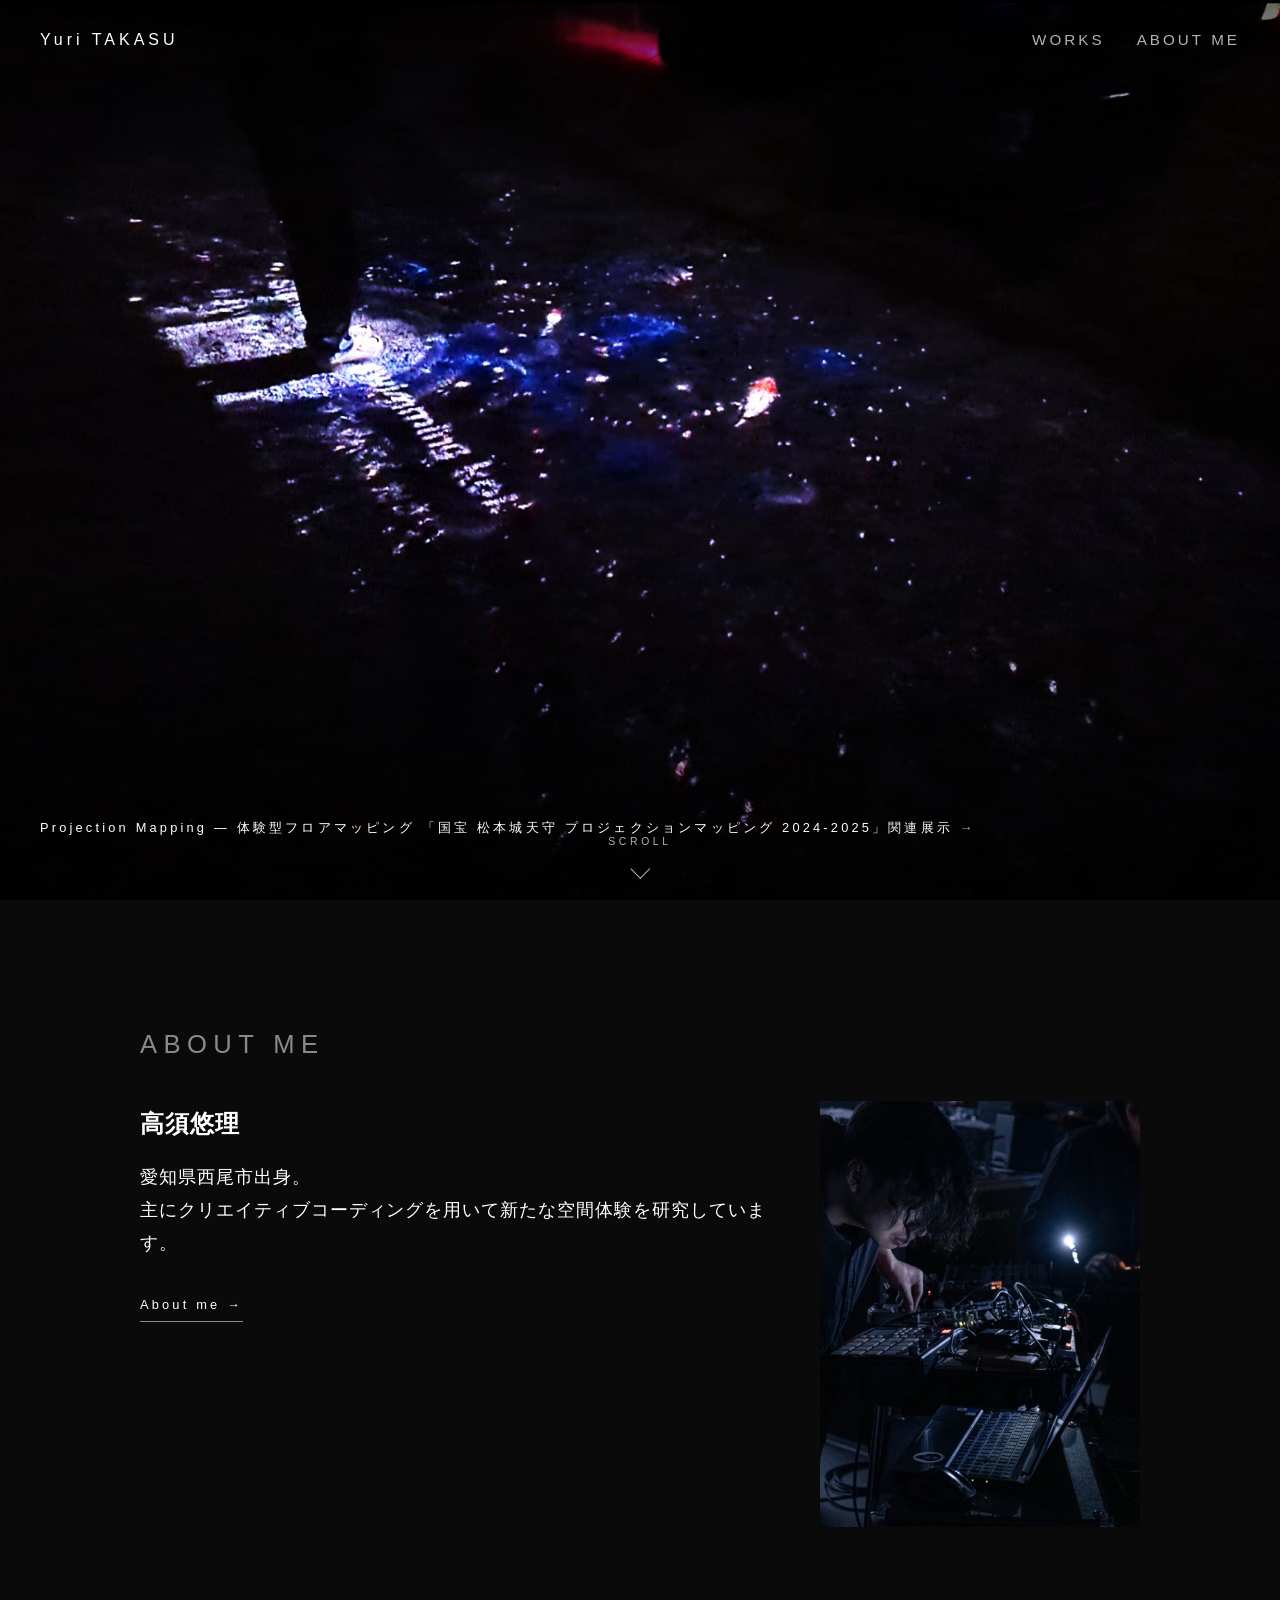
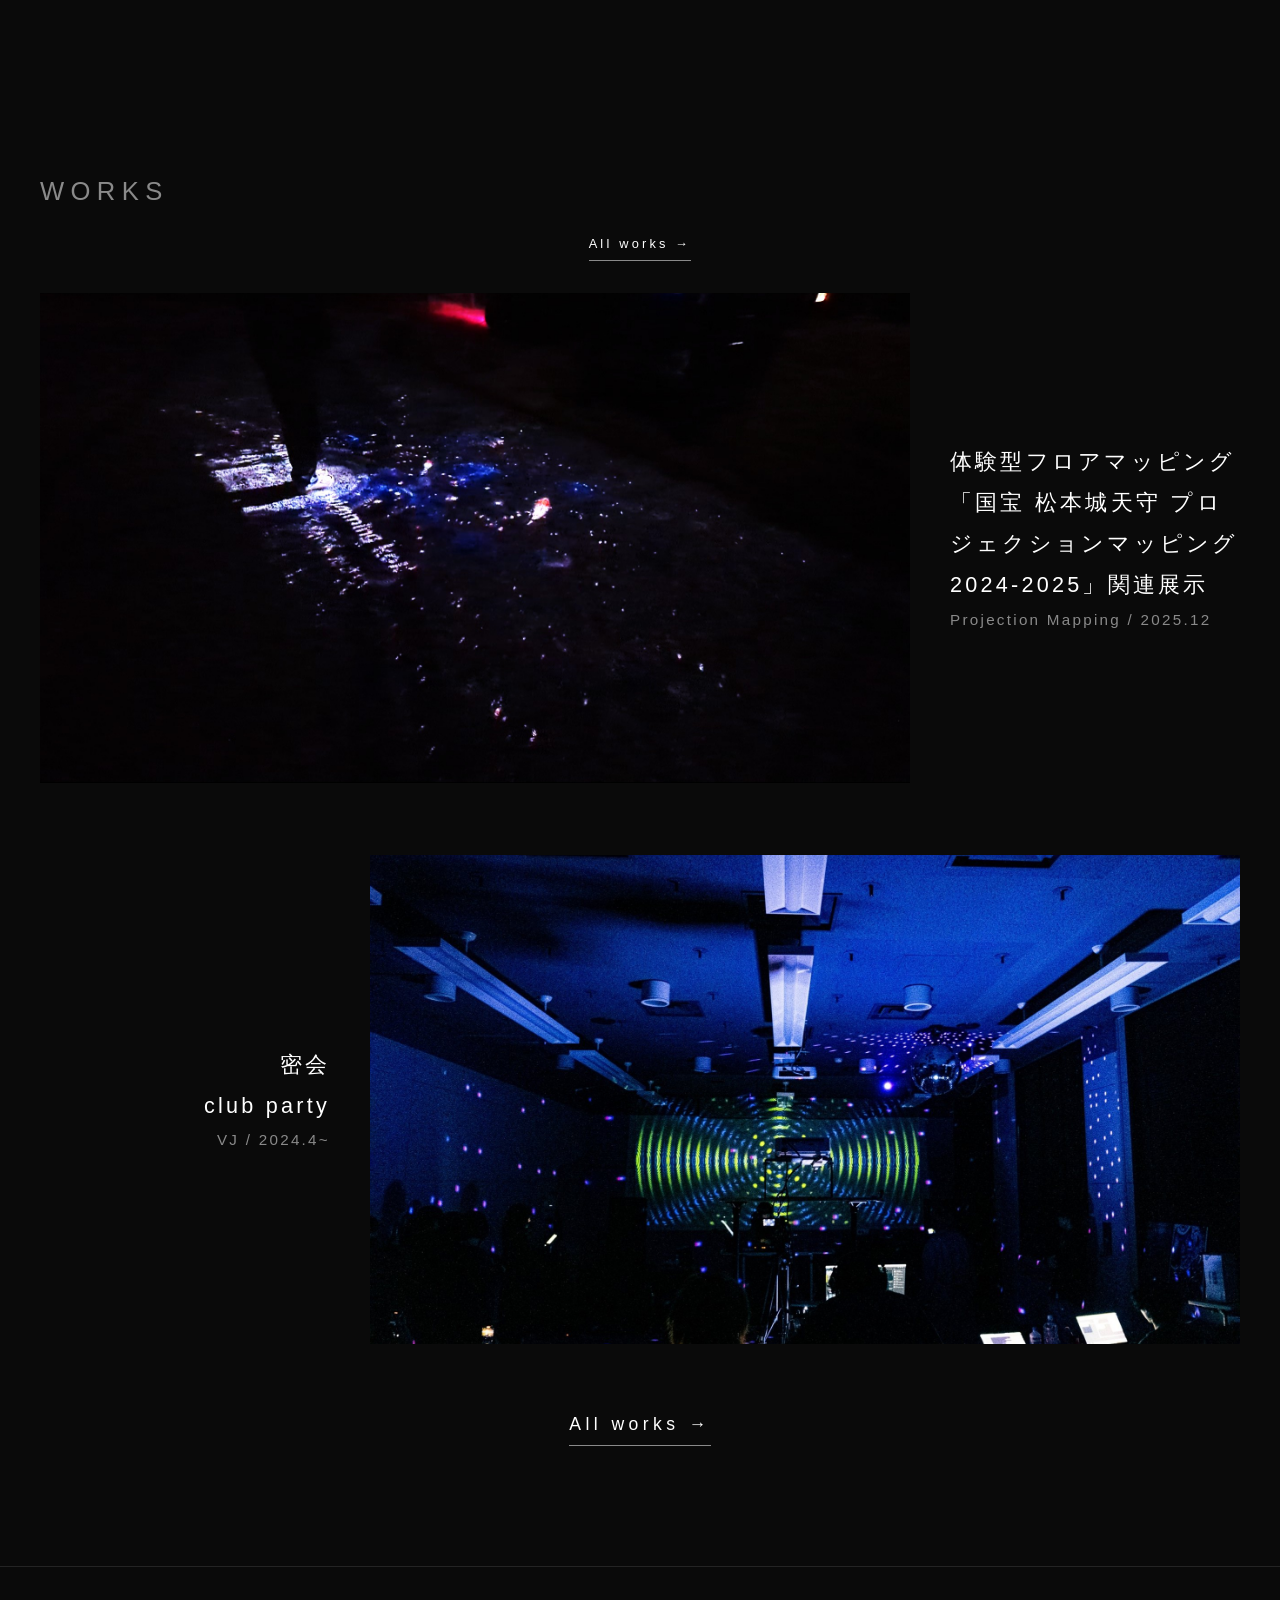
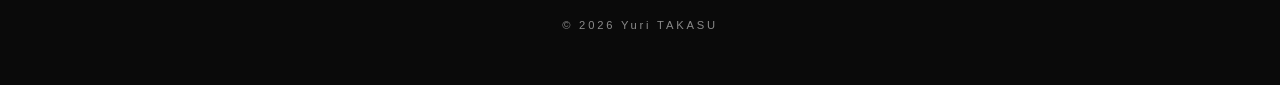
<file: index.html>
<!DOCTYPE html>
<html lang="ja">
<head>
  <meta charset="UTF-8">
  <meta name="viewport" content="width=device-width, initial-scale=1">
  <!-- ▼ ページタイトル（ブラウザのタブに表示） -->
  <title>YOUR NAME | VJ / Projection Mapping / Art</title>  <!-- 中身は site.js の name / tagline で置き換わります -->
  <link rel="stylesheet" href="style.css">
</head>
<body>

  <!-- ===== ヘッダー =====
       名前とメニュー。名前は site.js の name で一括変更できます（ここは触らなくてOK） -->
  <header class="site-header">
    <a href="index.html" class="site-name" data-site="name">YOUR NAME</a>
    <nav class="site-nav">
      <a href="works.html">Works</a>
      <a href="about.html">About me</a>
    </nav>
    <!-- ハンバーガーボタン（モバイルのみ表示） -->
    <button class="menu-toggle" aria-label="メニューを開く" aria-expanded="false">
      <span></span><span></span>
    </button>
  </header>

  <!-- ===== ヒーロー（スライド） =====
       スライドの中身（画像・キャプション）は works-data.js の SLIDES で編集します。
       ここには書かなくてOK（script.js が自動で作ります） -->
  <section class="hero">

    <!-- スクロールを促す表示。クリックで次のセクションへ移動します。
         文字を変えるときは "Scroll" の部分を書き換えてください -->
    <a href="#about" class="scroll-hint" aria-label="下にスクロール">
      <span>Scroll</span>
      <span class="scroll-arrow"></span>
    </a>
  </section>

  <main>
    <!-- ===== 自己紹介（短め） ===== -->
    <section class="section" id="about">
      <h2 class="section-title">About me</h2>
      <!-- 左：文章 / 右：プロフィール画像（About meページと同じ images/profile.jpg） -->
      <div class="profile profile-reverse">
        <div class="profile-text">
          <!-- 名前と短い紹介文：site.js の nameJa / profileShort で編集 -->
          <p><strong class="profile-name" data-site="nameJa"></strong></p>
          <p data-site="profileShort"></p>
          <a href="about.html" class="more-link">About me →</a>
        </div>
        <img src="images/profile.jpg" alt="プロフィール画像" class="profile-img">
      </div>
    </section>

    <!-- ===== Works（抜粋） ===== -->
    <!-- section-wide：Works だけ横幅を広げて、作品を大きく見せる（幅は style.css の .section-wide） -->
    <section class="section section-wide">
      <!-- 見出しと「All works」を横並びにする行 -->
      <div class="section-head">
        <h2 class="section-title">Works</h2>
        <a href="works.html" class="more-link">All works →</a>
      </div>
      <!-- 作品カードは works-data.js の WORKS の先頭から自動で表示されます
           （表示する数は script.js の HOME_WORKS_COUNT） -->
      <div class="works-grid" id="home-works"></div>
      <!-- 作品の下にも同じリンクを置く -->
      <a href="works.html" class="more-link more-link-bottom">All works →</a>
    </section>
  </main>

  <!-- コピーライトの名前と年は site.js で一括変更できます -->
  <footer class="site-footer" data-site="copyright">
    © 2025 YOUR NAME
  </footer>

  <script src="site.js"></script>
  <script src="works-data.js"></script>
  <script src="menu.js"></script>
  <script src="script.js"></script>
</body>
</html>
</file>
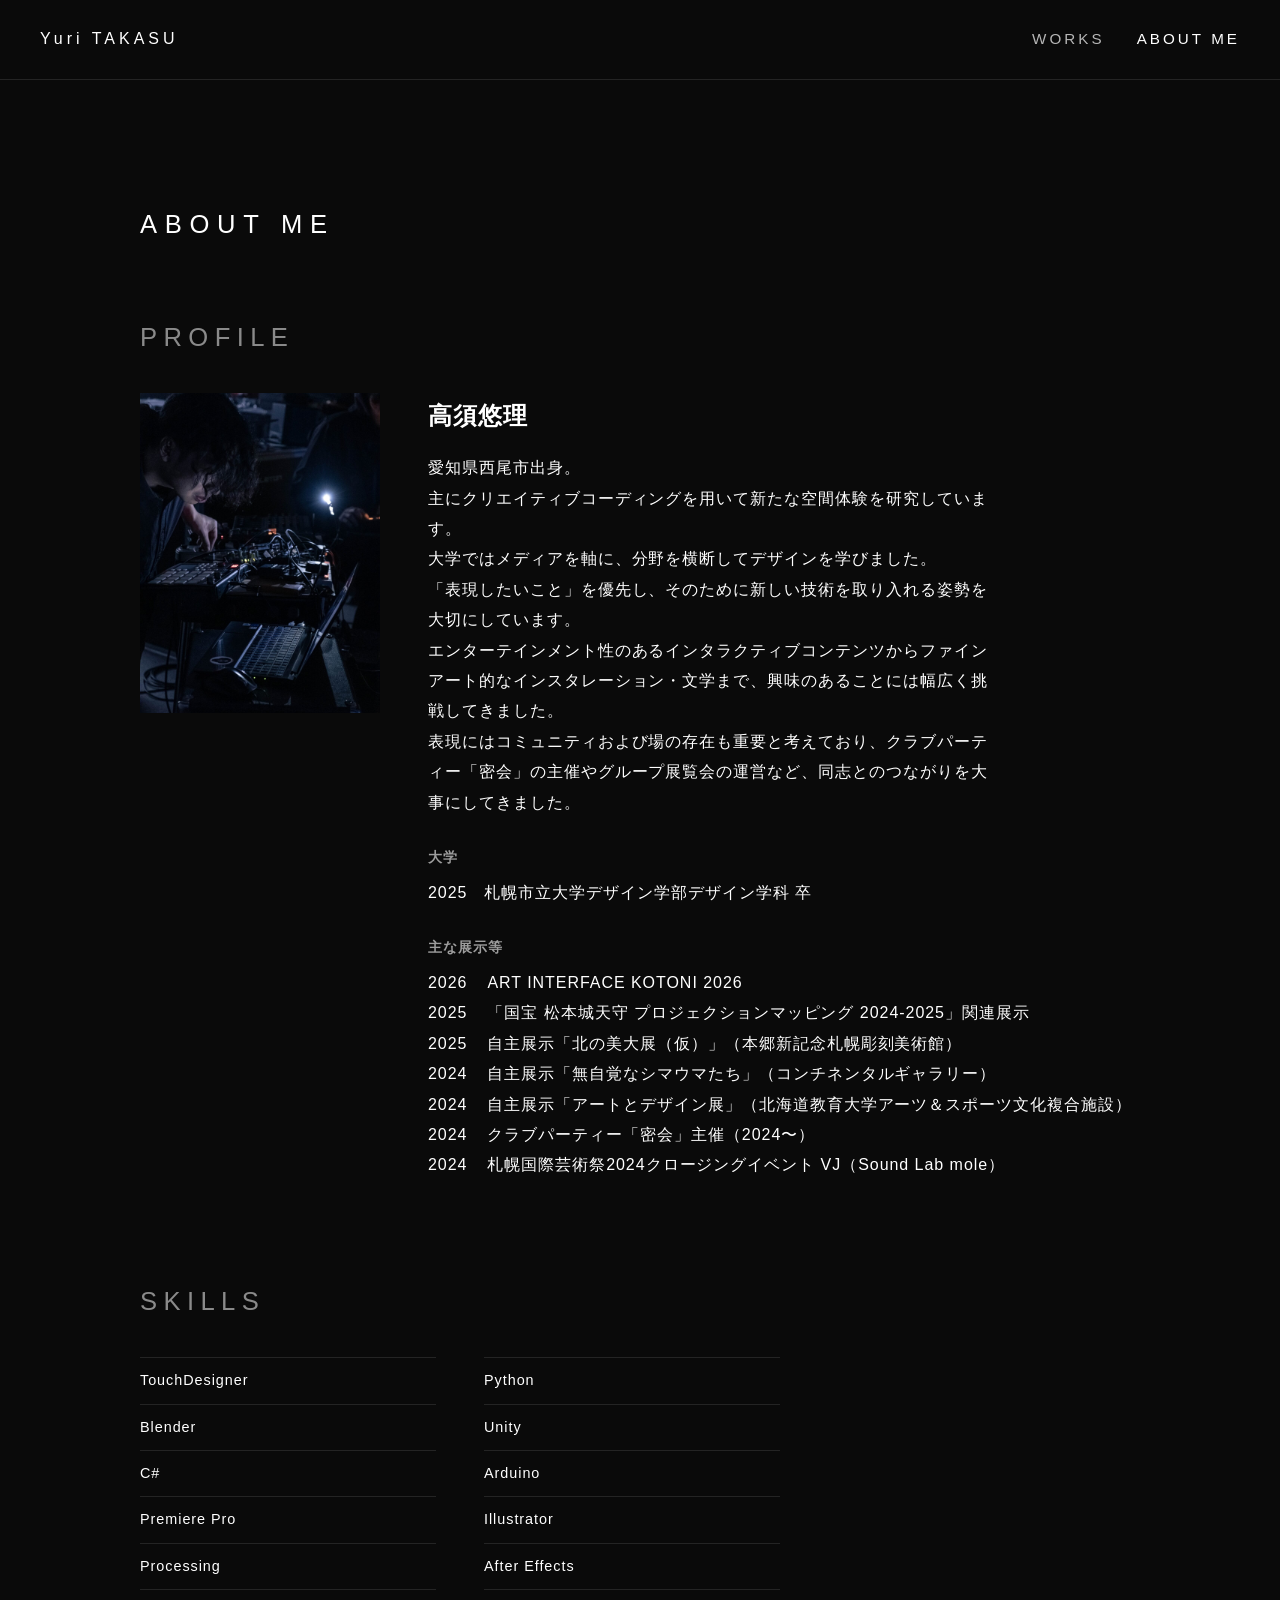
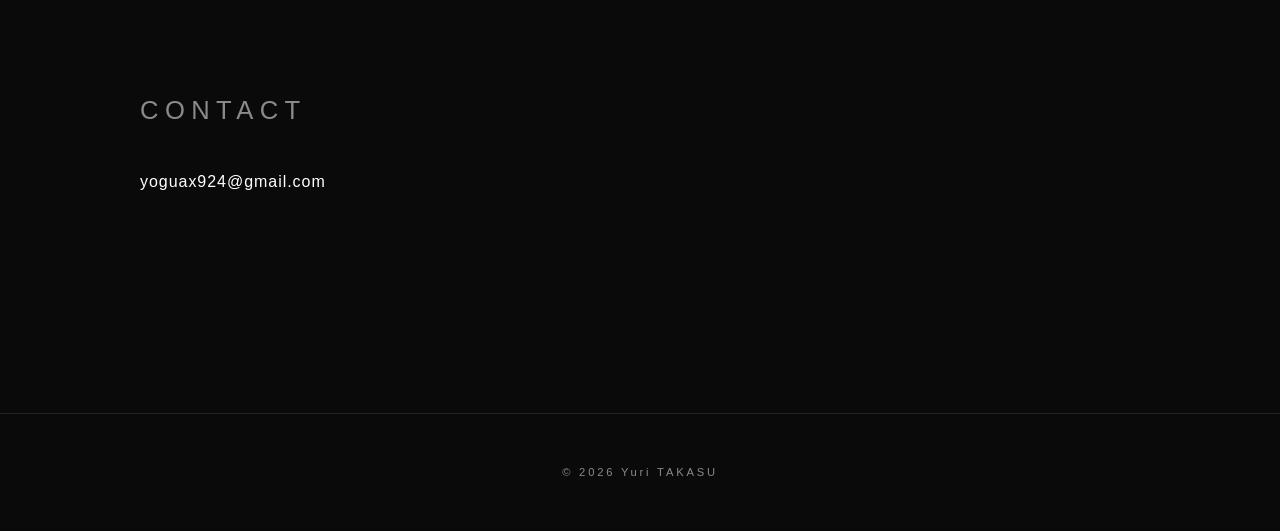
<file: about.html>
<!DOCTYPE html>
<html lang="ja">
<head>
  <meta charset="UTF-8">
  <meta name="viewport" content="width=device-width, initial-scale=1">
  <title data-page="About me">About me | YOUR NAME</title>
  <link rel="stylesheet" href="style.css">
</head>
<body>

  <!-- ===== ヘッダー ===== -->
  <header class="site-header static">
    <a href="index.html" class="site-name" data-site="name">YOUR NAME</a>
    <nav class="site-nav">
      <a href="works.html">Works</a>
      <a href="about.html" class="current">About me</a>
    </nav>
    <!-- ハンバーガーボタン（モバイルのみ表示） -->
    <button class="menu-toggle" aria-label="メニューを開く" aria-expanded="false">
      <span></span><span></span>
    </button>
  </header>

  <main class="section">
    <h1 class="page-title">ABOUT ME</h1>

    <!-- ===== 自己紹介 =====
         段落を増やすときは <p> ～ </p> をコピー -->
    <div class="about-block">
      <h2 class="section-title">Profile</h2>
      <!-- 左：プロフィール画像 / 右：文章
           画像は images/profile.jpg に入れてください（縦長 3:4 の写真がおすすめ） -->
      <div class="profile">
        <img src="images/profile.jpg" alt="プロフィール画像" class="profile-img">
        <div class="profile-text">
          <!-- 名前とプロフィール文：site.js の nameJa / profile で編集（トップと共通） -->
          <p><strong class="profile-name" data-site="nameJa"></strong></p>
          <p data-site="profile"></p>

          <!-- 大学（〇〇 を書き換え） -->
          <h3 class="profile-heading">大学</h3>
          <p>2025　札幌市立大学デザイン学部デザイン学科 卒</p>

          <!-- 主な展示等：増やすときは <li> ～ </li> を1行コピー -->
          <h3 class="profile-heading">主な展示等</h3>
          <ul class="profile-history">
            <li><span>2026</span>ART INTERFACE KOTONI 2026</li>
            <li><span>2025</span>「国宝 松本城天守 プロジェクションマッピング 2024-2025」関連展示</li>
            <li><span>2025</span>自主展示「北の美大展（仮）」（本郷新記念札幌彫刻美術館）</li>
            <li><span>2024</span>自主展示「無自覚なシマウマたち」（コンチネンタルギャラリー）</li>
            <li><span>2024</span>自主展示「アートとデザイン展」（北海道教育大学アーツ＆スポーツ文化複合施設）</li>
            <li><span>2024</span>クラブパーティー「密会」主催（2024〜）</li>
            <li><span>2024</span>札幌国際芸術祭2024クロージングイベント VJ（Sound Lab mole）</li>
          </ul>
        </div>
      </div>
    </div>

    <!-- ===== スキル =====
         作品データ（works-data.js）の skills から自動で作られます（about.js）。
         増減は、各作品の skills を書き換えてください。 -->
    <div class="about-block">
      <h2 class="section-title">Skills</h2>
      <ul class="skill-list" id="skill-list"></ul>
    </div>

    <!-- ===== コンタクト（必要なら） ===== -->
    <div class="about-block">
      <h2 class="section-title">Contact</h2>
      <!-- ▼ メールアドレスやSNSのリンクに書き換え -->
      <p><a href="mailto:yoguax924@gmail.com">yoguax924@gmail.com</a></p>
    </div>
  </main>

  <footer class="site-footer" data-site="copyright">© 2025 YOUR NAME</footer>
  <script src="site.js"></script>
  <script src="works-data.js"></script>
  <script src="about.js"></script>
  <script src="menu.js"></script>
</body>
</html>
</file>
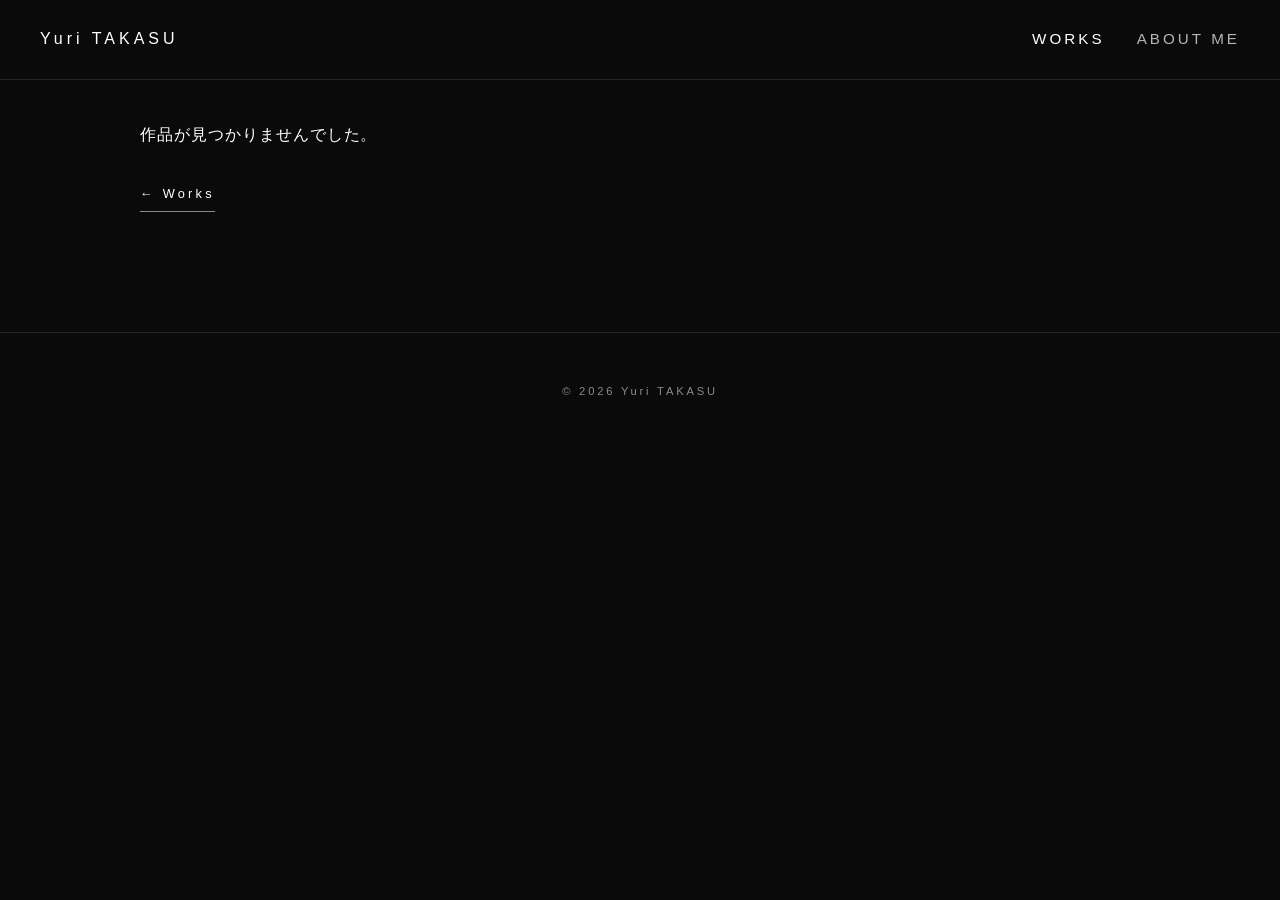
<file: work.html>
<!DOCTYPE html>
<html lang="ja">
<head>
  <meta charset="UTF-8">
  <meta name="viewport" content="width=device-width, initial-scale=1">
  <!-- タイトルは作品ごとに work.js が自動で書き換えます -->
  <title data-page="Work">Work | YOUR NAME</title>
  <link rel="stylesheet" href="style.css">
</head>
<body>

  <!-- ===== ヘッダー（詳細ページは Works の一部なので Works を current に） ===== -->
  <header class="site-header static">
    <a href="index.html" class="site-name" data-site="name">YOUR NAME</a>
    <nav class="site-nav">
      <a href="works.html" class="current">Works</a>
      <a href="about.html">About me</a>
    </nav>
    <!-- ハンバーガーボタン（モバイルのみ表示） -->
    <button class="menu-toggle" aria-label="メニューを開く" aria-expanded="false">
      <span></span><span></span>
    </button>
  </header>

  <!-- ===== 作品詳細 =====
       この枠の中身は work.js が作品データから自動で作ります。
       この1ページで全作品分の詳細を表示します（work.html?id=作品ID）。
       内容の編集は works-data.js で行ってください -->
  <main class="section" id="work-detail"></main>

  <footer class="site-footer" data-site="copyright">© 2025 YOUR NAME</footer>

  <script src="site.js"></script>
  <script src="works-data.js"></script>
  <script src="work.js"></script>
  <script src="menu.js"></script>
</body>
</html>
</file>
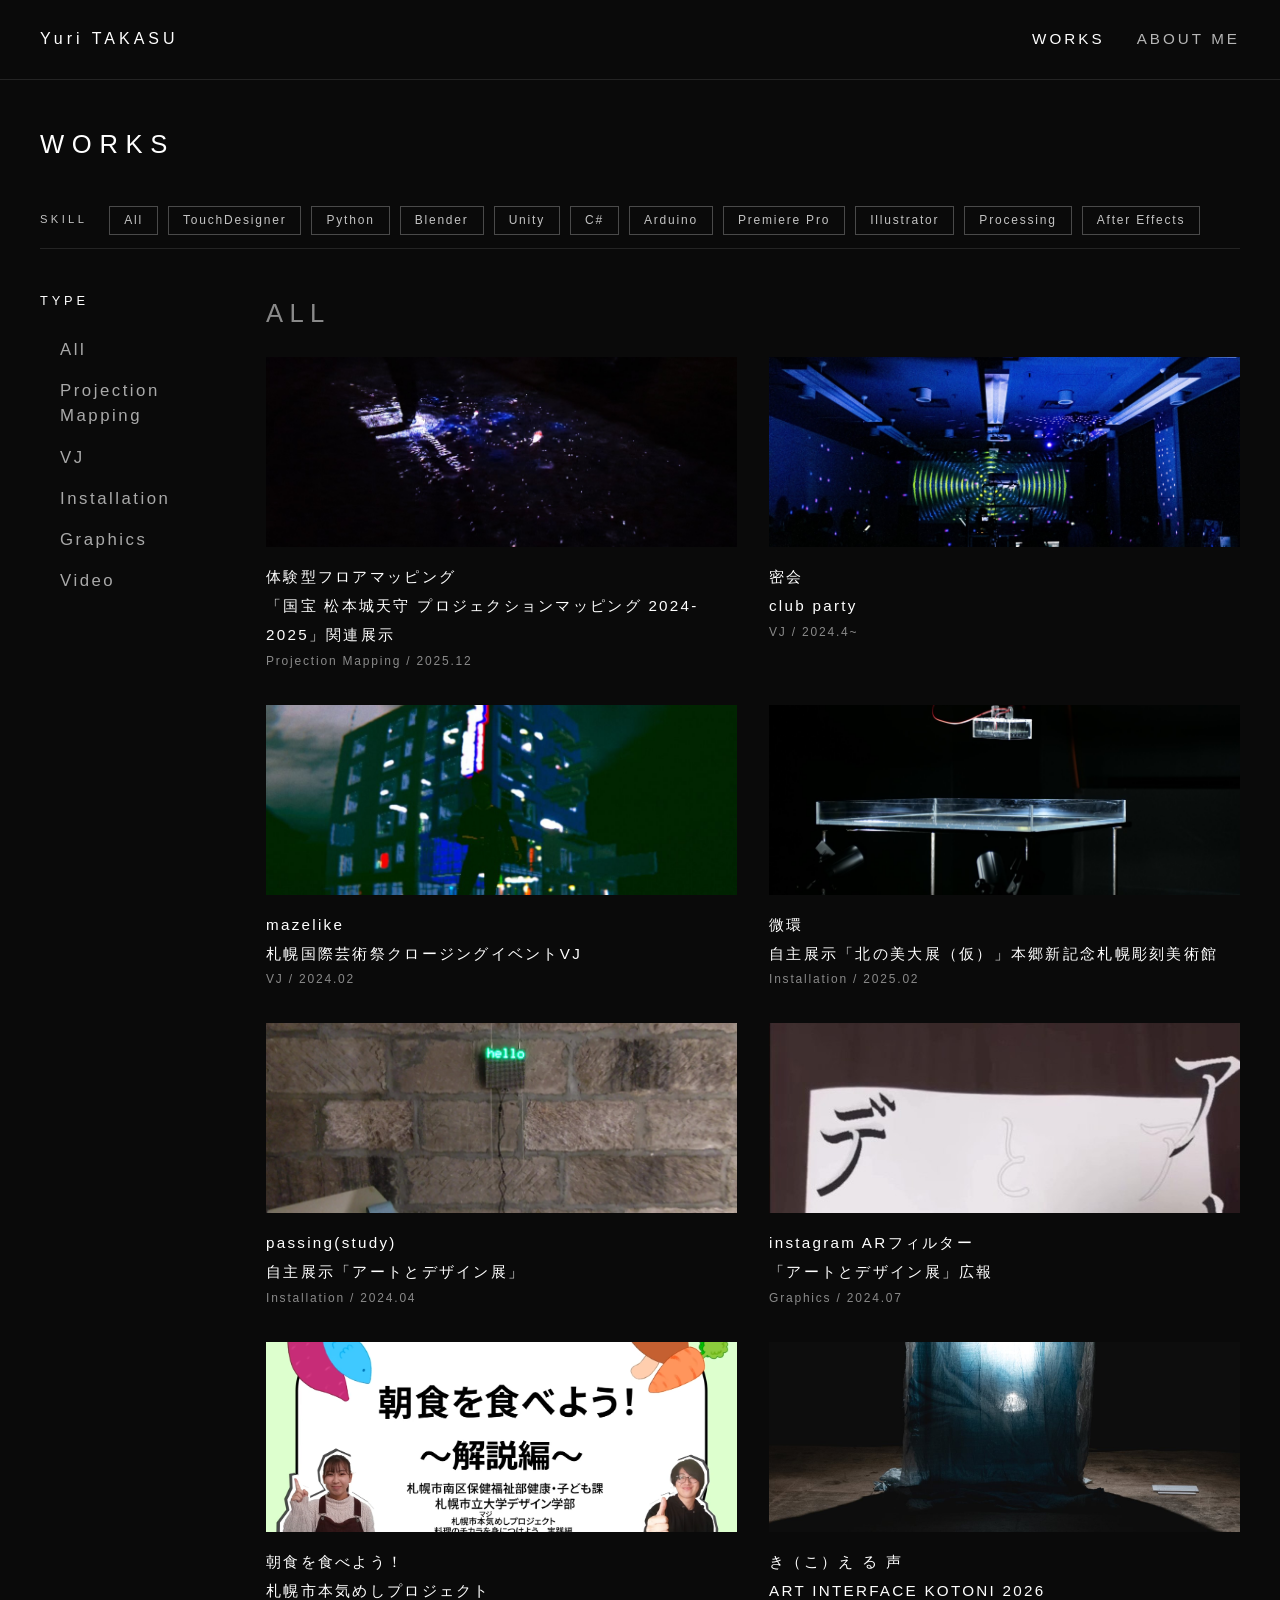
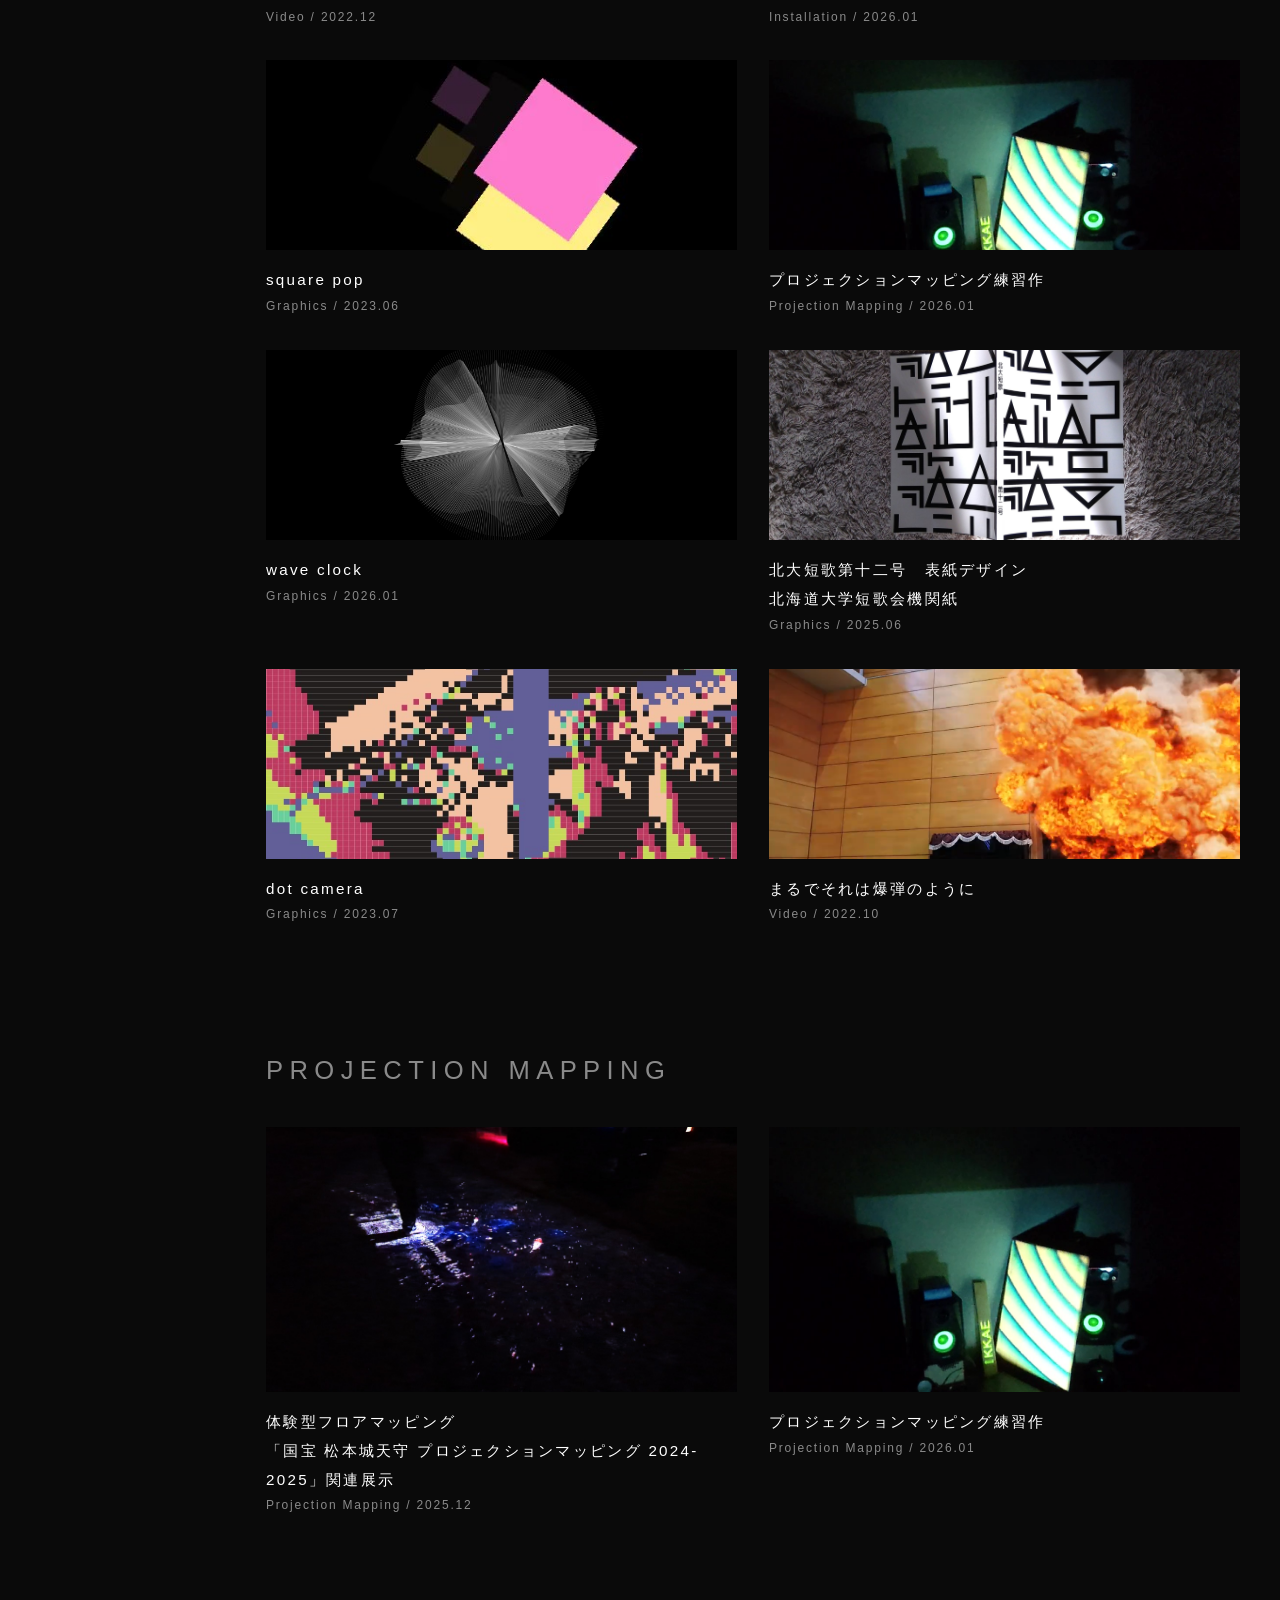
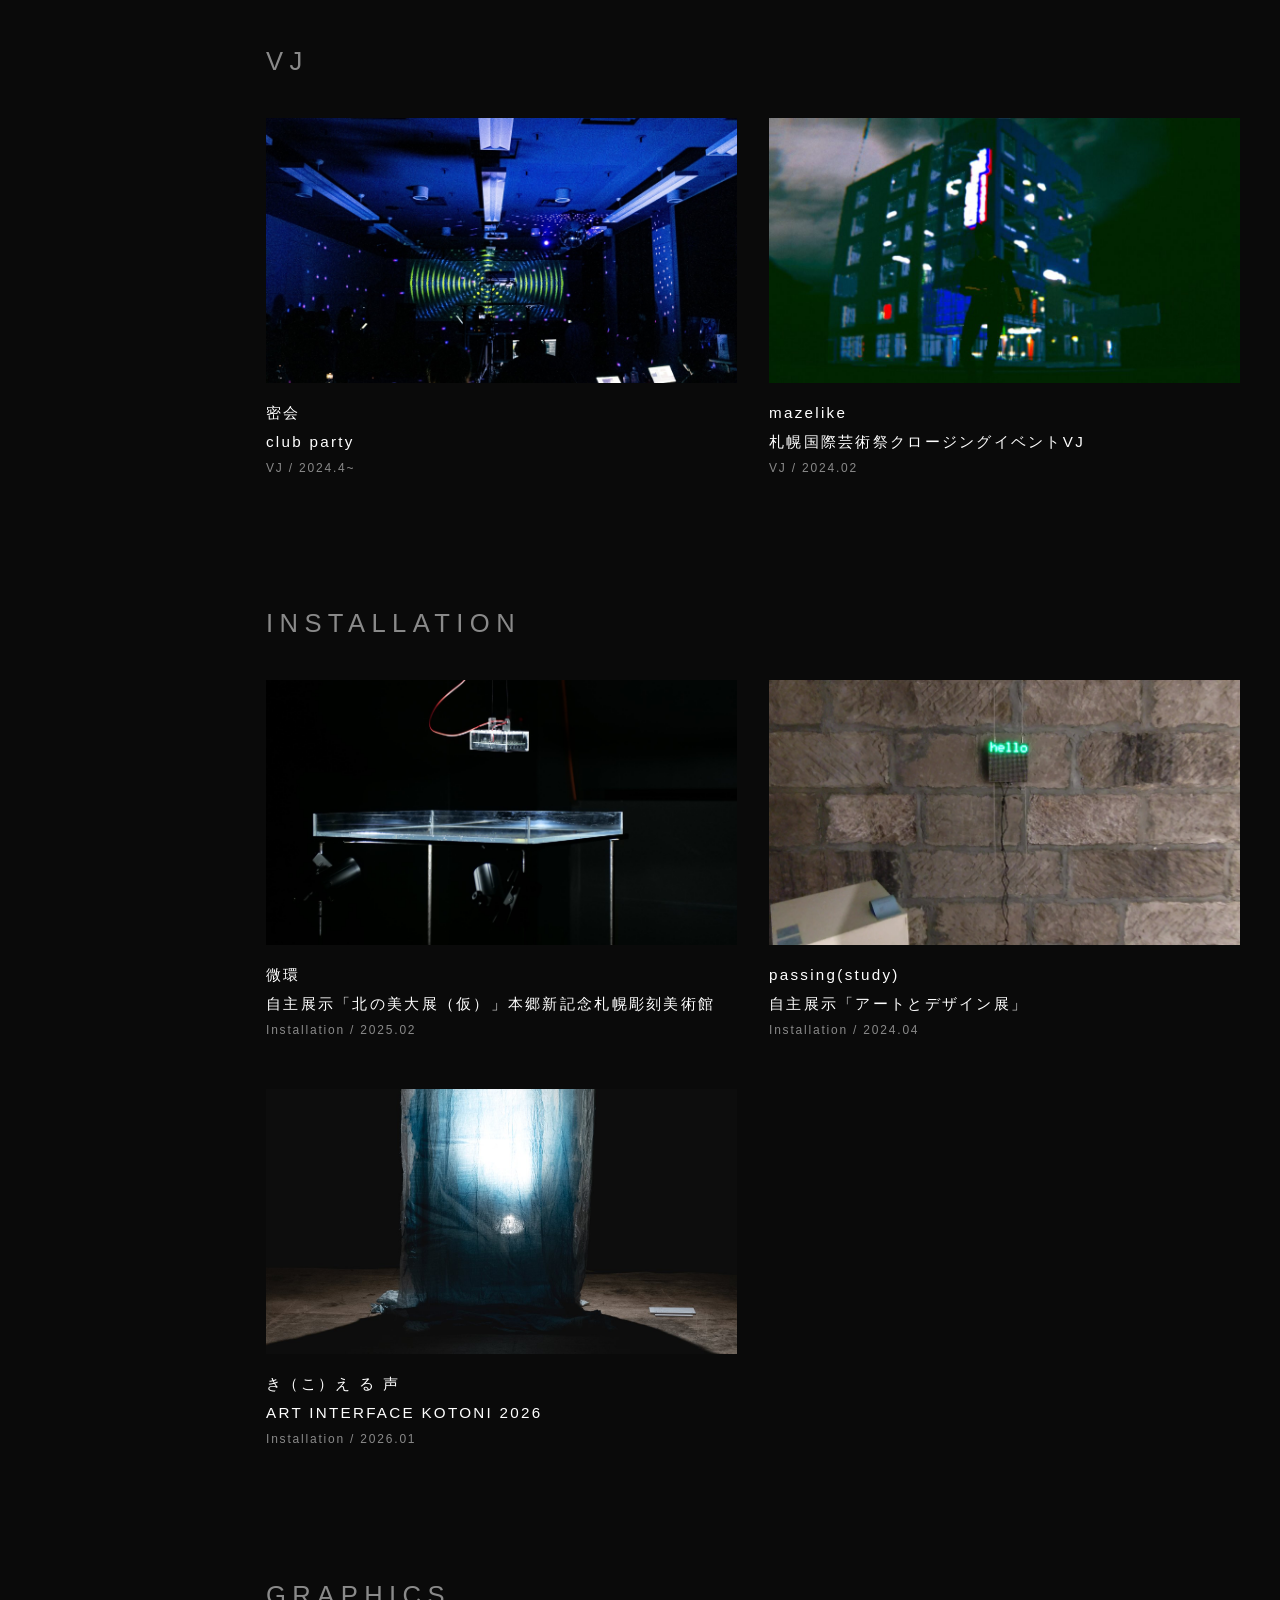
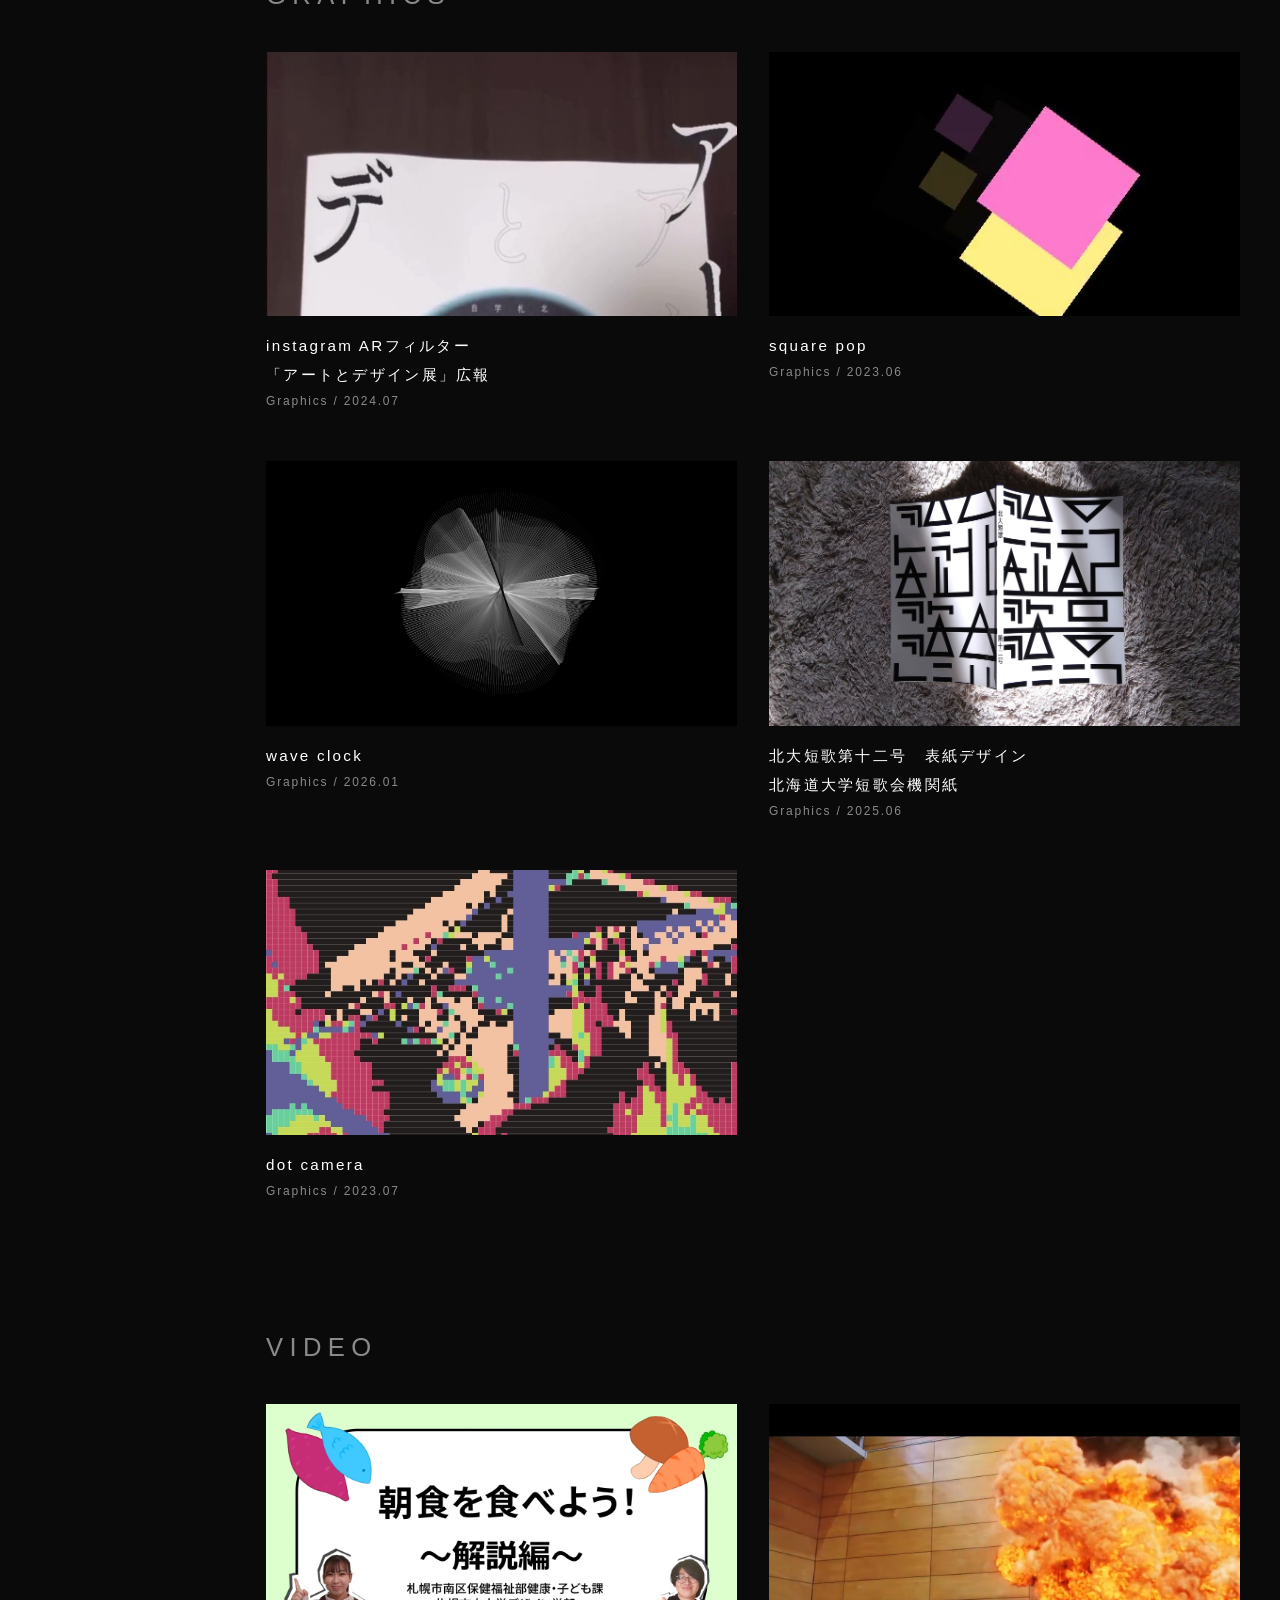
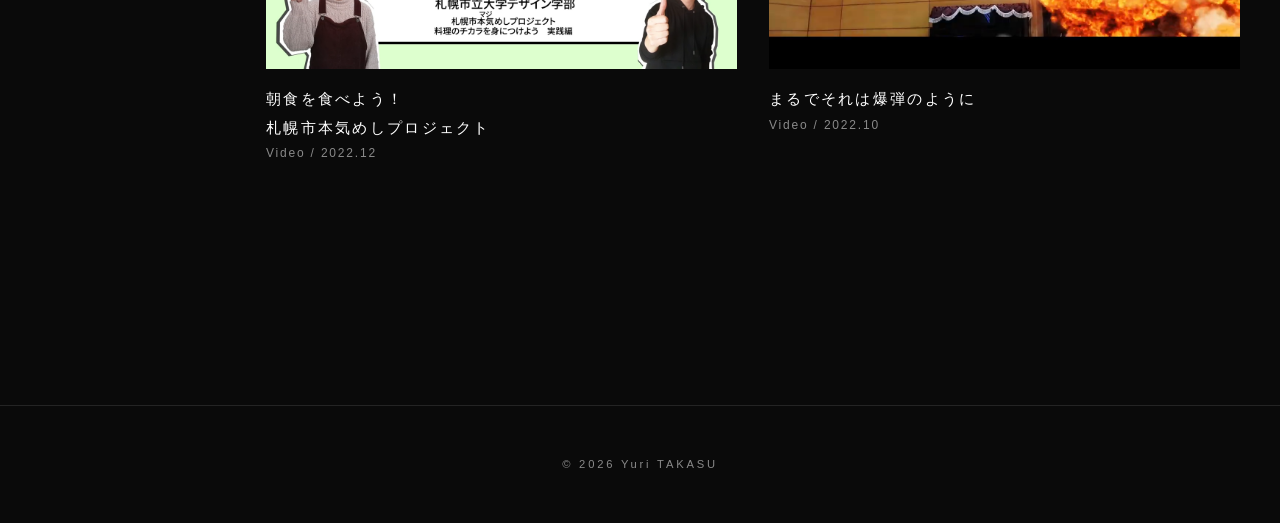
<file: works.html>
<!DOCTYPE html>
<html lang="ja">
<head>
  <meta charset="UTF-8">
  <meta name="viewport" content="width=device-width, initial-scale=1">
  <title data-page="Works">Works | YOUR NAME</title>
  <link rel="stylesheet" href="style.css">
</head>
<body>

  <!-- ===== ヘッダー（現在のページに class="current" を付けています） ===== -->
  <header class="site-header static">
    <a href="index.html" class="site-name" data-site="name">YOUR NAME</a>
    <nav class="site-nav">
      <a href="works.html" class="current">Works</a>
      <a href="about.html">About me</a>
    </nav>
    <!-- ハンバーガーボタン（モバイルのみ表示） -->
    <button class="menu-toggle" aria-label="メニューを開く" aria-expanded="false">
      <span></span><span></span>
    </button>
  </header>

  <main class="section works-page">
    <h1 class="page-title">WORKS</h1>

    <!-- ===== スキルで絞り込み（ヘッダーの下に固定） =====
         works-data.js の skills から自動で作られます（クリックで絞り込み、もう一度で解除） -->
    <nav class="skill-nav" id="skill-nav"></nav>

    <!-- 左：Type（左のサイドバーに固定） / 右：作品の一覧 -->
    <div class="works-layout">
      <!-- ===== Type（カテゴリ）へのリンク =====
           中身は works.js が自動で作ります（ここは触らなくてOK） -->
      <nav class="category-nav" id="category-nav"></nav>

      <div class="works-content">
        <!-- ===== 全作品の一覧（2列グリッド） ===== -->
        <!-- PCでは、All の2段目の下端が1画面の下にぴったり収まるよう
             サムネイルの高さを自動調整します（style.css の「Works：1画面に収める」参照） -->
        <section class="works-section" id="all">
          <h2 class="section-title" id="all-title">All</h2>
          <div class="works-grid" id="works-all"></div>
        </section>

        <!-- ===== カテゴリ別の一覧 =====
             作品の追加・編集は works-data.js の WORKS を書き換えてください -->
        <div id="works-categories"></div>
      </div>
    </div>
  </main>

  <footer class="site-footer" data-site="copyright">© 2025 YOUR NAME</footer>

  <!-- 作品データ → 表示処理 の順で読み込む（順番を変えないでください） -->
  <script src="site.js"></script>
  <script src="works-data.js"></script>
  <script src="works.js"></script>
  <script src="menu.js"></script>
</body>
</html>
</file>
<file: style.css>
/* ==========================================================
   共通スタイル（全ページで読み込まれます）
   ========================================================== */

/* ---------- 色・フォントの設定 ----------
   ここを書き換えるとサイト全体の雰囲気が変わります */
:root {
  --bg: #0a0a0a;        /* 背景色 */
  --text: #ffffff;      /* 文字色 */
  --muted: #8a8a8a;     /* 薄い文字色（補足テキスト用） */
  --line: #242424;      /* 区切り線の色 */
  --accent: #7aa7ff;    /* アクセントカラー（「工夫と学び」の縦線などに使用） */
  --max-width: 1080px;  /* コンテンツの最大幅 */
  --header-h: 80px;     /* 固定ヘッダーの高さ */
}

* { box-sizing: border-box; margin: 0; padding: 0; }

body {
  background: var(--bg);
  color: var(--text);
  font-family: "Helvetica Neue", Arial, "Hiragino Sans", "Yu Gothic", sans-serif;
  font-weight: 300;
  line-height: 1.9;
  letter-spacing: 0.06em;
}

a { color: inherit; text-decoration: none; }
img { max-width: 100%; display: block; }

/* ---------- ヘッダー ---------- */
.site-header {
  position: fixed;         /* 画面上部に固定（スクロールしてもついてくる） */
  top: 0; left: 0; right: 0;
  z-index: 100;
  display: flex;
  justify-content: space-between;
  align-items: center;
  height: var(--header-h);
  padding: 0 40px;
  transition: background 0.4s;
}
/* トップページ：最初は透明でヒーローに重ね、スクロールしたら背景色が付く
   （.scrolled は script.js が付け外しします） */
.site-header.scrolled { background: rgba(10, 10, 10, 0.9); }

/* 下層ページ（works / about / work）：常に背景色を付けて、下の内容が透けないようにする */
.site-header.static { background: var(--bg); border-bottom: 1px solid var(--line); }
/* 固定ヘッダーの高さ分、下層ページの本文を下げる */
.site-header.static + main { margin-top: var(--header-h); }

.site-name { font-size: 1rem; letter-spacing: 0.25em; }

.site-nav { display: flex; gap: 32px; }
.site-nav a {
  font-size: 0.95rem;        /* Works / About me の文字の大きさ（PC） */
  letter-spacing: 0.2em;
  text-transform: uppercase;
  opacity: 0.7;
  transition: opacity 0.3s;
}
.site-nav a:hover, .site-nav a.current { opacity: 1; }

/* ---------- ハンバーガーメニュー ----------
   PCでは非表示。スマホ幅（下の @media）で表示されます */
.menu-toggle { display: none; }

/* ---------- ヒーロー（スライド） ---------- */
.hero {
  position: relative;
  height: 100vh;
  min-height: 480px;
  overflow: hidden;
}
.slide {
  position: absolute;
  inset: 0;
  opacity: 0;
  transition: opacity 2.2s ease-in-out;   /* フェードの速さ */
  display: flex;
  align-items: flex-end;
  padding: 0 40px 60px;
}
.slide.active { opacity: 1; }

/* 重なっているスライドのうち、表示中の1枚だけをクリックできるようにする */
.slide { pointer-events: none; }
.slide.active { pointer-events: auto; }
.slide-link { cursor: pointer; }
/* リンク付きスライドのタイトルの後ろに矢印を出す */
.slide-link .slide-caption::after { content: "  →"; opacity: 0.7; transition: margin 0.3s; }
.slide-link:hover .slide-caption::after { margin-left: 8px; opacity: 1; }

/* 座布団：画像の上下に黒のグラデーションを重ねて、
   ヘッダー（上）と作品タイトル・Scroll（下）を読みやすくする。
   濃さは rgba の最後の数字（0〜1）で調整。大きいほど濃くなります。
   25% / 60% は、上下それぞれ画面のどこまで暗くするか */
.slide::before {
  content: "";
  position: absolute;
  inset: 0;
  background: linear-gradient(
    to bottom,
    rgba(0, 0, 0, 0.6) 0%,
    rgba(0, 0, 0, 0) 25%,
    rgba(0, 0, 0, 0) 60%,
    rgba(0, 0, 0, 0.7) 100%
  );
}

.slide-caption {
  position: relative;       /* 座布団より手前に出す */
  font-size: 0.8rem;
  letter-spacing: 0.25em;
  color: var(--text);       /* 画像の上でも読めるよう白に */
}

/* ---------- スクロール誘導 ----------
   ヒーロー下部中央に「Scroll」と下向き矢印を表示（矢印が上下にふわっと動く） */
html { scroll-behavior: smooth; }  /* クリック時になめらかに移動 */

.scroll-hint {
  position: absolute;
  bottom: 24px;
  left: 50%;
  transform: translateX(-50%);
  z-index: 5;
  display: flex;
  flex-direction: column;
  align-items: center;
  gap: 10px;
  font-size: 0.65rem;
  letter-spacing: 0.35em;
  text-transform: uppercase;
  opacity: 0.7;
}
.scroll-arrow {
  width: 14px;                /* 矢印の大きさ */
  height: 14px;
  border-right: 1px solid var(--text);
  border-bottom: 1px solid var(--text);
  transform: rotate(45deg);   /* 下向きの「V」型にする */
  animation: scroll-bounce 2s ease-in-out infinite;  /* 2s = 動く速さ */
}
@keyframes scroll-bounce {
  0%, 100% { transform: translateY(0) rotate(45deg); opacity: 0.3; }
  50%      { transform: translateY(8px) rotate(45deg); opacity: 1; }
}

/* ---------- セクション共通 ---------- */
.section {
  max-width: var(--max-width);
  margin: 0 auto;
  padding: 120px 40px;
}
.section-title {
  font-size: 1.6rem;
  font-weight: 400;
  letter-spacing: 0.25em;
  text-transform: uppercase;
  color: var(--muted);
  margin-bottom: 32px;
}
.section p { max-width: 560px; }

/* 「もっと見る」リンク */
.more-link {
  display: inline-block;
  margin-top: 32px;
  font-size: 0.8rem;
  letter-spacing: 0.25em;
  padding-bottom: 4px;
  border-bottom: 1px solid var(--muted);
  transition: border-color 0.3s;
}
.more-link:hover { border-color: var(--text); }
/* 作品の下の「All works」：中央に置いて、大きくする */
.more-link-bottom { display: block; width: fit-content; margin: 64px auto 0; font-size: 1.1rem; }

/* ---------- 作品グリッド（2列） ---------- */
.works-grid {
  display: grid;
  grid-template-columns: repeat(2, 1fr);  /* ← 列数を変えるならここ */
  gap: 48px 32px;
}
.work-thumb {
  aspect-ratio: 16 / 9;
  overflow: hidden;
}
.work-thumb > img { width: 100%; height: 100%; object-fit: cover; }   /* 枠いっぱいに切り抜き（位置は imagePos で変えられる） */
.work-thumb > * { transition: transform 0.8s ease; }
.work-card:hover .work-thumb > * { transform: scale(1.04); }
/* 作品ごとの拡大（imageZoom → --z）。ホバー時はそこからさらに少し拡大 */
.work-thumb > img { transform: scale(var(--z, 1)); }
.work-card:hover .work-thumb > img { transform: scale(calc(var(--z, 1) * 1.04)); }

.work-title { margin-top: 16px; font-size: 0.95rem; letter-spacing: 0.15em; }
.work-meta  { font-size: 0.75rem; color: var(--muted); letter-spacing: 0.15em; }

/* 仮画像のグラデーション（本物の画像を入れたら不要） */
.ph-1 { width: 100%; height: 100%; background: linear-gradient(135deg, #1a1a2e, #16213e 50%, #0f3460); }
.ph-2 { width: 100%; height: 100%; background: linear-gradient(135deg, #2b1055, #7597de); }
.ph-3 { width: 100%; height: 100%; background: linear-gradient(135deg, #000000, #434343); }

/* ---------- トップページの Works を大きく ----------
   横幅を広げる（通常は var(--max-width) = 1080px）。もっと大きくしたいときは数字を増やす */
.section-wide { max-width: 1600px; }
/* 作品を横並びではなく、横長の画像を縦に1枚ずつ並べる */
#home-works { grid-template-columns: 1fr; gap: 72px; }       /* 1fr = 1列 */
#home-works .work-thumb { aspect-ratio: 16 / 9; }            /* 画像の比率 */

/* ジグザグ配置：画像とテキストを横に並べ、1つおきに左右を入れ替える
   （スマホでは普通の縦並びに戻る） */
@media (min-width: 700px) {
  #home-works .work-card {
    display: grid;
    grid-template-columns: 3fr 1fr;     /* 画像:テキスト の幅の比率 */
    column-gap: 40px;
    grid-template-rows: 1fr auto auto 1fr;
  }
  #home-works .work-thumb { grid-column: 1; grid-row: 1 / -1; }
  #home-works .work-title { grid-column: 2; grid-row: 2; margin-top: 0; }
  #home-works .work-meta  { grid-column: 2; grid-row: 3; }

  /* 偶数番目（2つ目、4つ目…）は左右を入れ替える */
  #home-works .work-card:nth-child(even) { grid-template-columns: 1fr 3fr; }
  #home-works .work-card:nth-child(even) .work-thumb { grid-column: 2; }
  #home-works .work-card:nth-child(even) .work-title,
  #home-works .work-card:nth-child(even) .work-meta { grid-column: 1; text-align: right; }
}
/* タイトル・補足の文字を少し大きく */
#home-works .work-title { font-size: 1.35rem; }
#home-works .work-meta  { font-size: 0.95rem; }

/* 見出しとリンク（上段：見出し／下段の中央：リンク） */
.section-head {
  display: grid;
  row-gap: 16px;            /* 見出しとリンクの間隔 */
  margin-bottom: 32px;
}
.section-head .section-title { margin-bottom: 0; }
.section-head .more-link { margin-top: 0; justify-self: center; }

/* ---------- Works：レイアウト（上：Skill固定 / 左：Type固定 / 右：一覧） ---------- */
:root { --skillbar-h: 56px; }                /* 上に固定する Skill バーの高さ */

/* このページだけ横幅を広げる（左のサイドバー分） */
.works-page { max-width: 1280px; }

/* Skill バー：ヘッダーのすぐ下に固定 */
.skill-nav {
  position: sticky;
  top: var(--header-h);
  z-index: 50;                               /* ヘッダー(100)より下、本文より上 */
  display: flex;
  flex-wrap: wrap;
  align-items: center;
  gap: 10px;
  min-height: var(--skillbar-h);
  margin-bottom: 40px;
  background: var(--bg);                     /* スクロールしてきた作品が透けないように */
  border-bottom: 1px solid var(--line);
}
.skill-label { font-size: 0.7rem; letter-spacing: 0.3em; color: var(--muted); text-transform: uppercase; margin-right: 12px; }
.skill-nav button,
.tag-list a {
  font: inherit;
  font-size: 0.75rem;
  letter-spacing: 0.15em;
  color: var(--muted);
  background: none;
  border: 1px solid var(--line);
  padding: 2px 14px;
  cursor: pointer;
  transition: color 0.3s, border-color 0.3s;
}
.skill-nav button:hover,
.tag-list a:hover,
.skill-nav button.active { color: var(--text); border-color: var(--text); }
/* Works の Skill バーは少し明るく（文字の色と枠の色。数字が大きいほど明るい） */
.skill-nav button, .skill-nav .skill-label { color: #c4c4c4; }
.skill-nav button { border-color: #4a4a4a; }
.skill-nav button:hover, .skill-nav button.active { color: var(--text); border-color: var(--text); }

/* 左：Type のサイドバー + 右：一覧 */
.works-layout { display: grid; grid-template-columns: 170px 1fr; gap: 56px; align-items: start; }

/* Type：スクロールしても左に残る（Skill バーの下に固定） */
.category-nav {
  position: sticky;
  top: calc(var(--header-h) + var(--skillbar-h) + 32px);
  display: flex;
  flex-direction: column;                    /* 縦に並べる */
  align-items: flex-start;
  gap: 16px;
}
.category-nav .skill-label { font-size: 0.8rem; color: var(--text); margin: 0 0 8px; }  /* 「TYPE」ラベル */
.category-nav a {
  font-size: 1.05rem;                        /* 大きさ（Skill は 0.75rem） */
  letter-spacing: 0.15em;
  line-height: 1.5;
  padding-left: 20px;                        /* 字下げ（「TYPE」ラベルより右にずらす。数字で調整） */
  color: var(--text);
  opacity: 0.65;
  transition: opacity 0.3s;
}
.category-nav a:hover { opacity: 1; }

/* 絞り込み中に隠す */
.is-hidden { display: none !important; }

.works-section { margin-bottom: 120px; }

/* リンクで移動したとき、固定のヘッダーと Skill バーの下に余白を残す */
.works-section { scroll-margin-top: calc(var(--header-h) + var(--skillbar-h) + 32px); }

/* スマホ：Type は一覧の上に横並び（固定なし）、Skill バーは横にスクロール */
@media (max-width: 899px) {
  .works-layout { grid-template-columns: 1fr; gap: 24px; }
  .category-nav { position: static; flex-direction: row; flex-wrap: wrap; align-items: center; gap: 12px 24px; }
  .category-nav .skill-label { margin: 0; }
  .category-nav a { padding-left: 0; }       /* スマホでは横並びなので字下げなし */
  .skill-nav { flex-wrap: nowrap; overflow-x: auto; white-space: nowrap; }
}

/* ---------- Works：1画面に収める（PCのみ） ----------
   最初の画面に「見出し・Skillバー・All の1段目と2段目」が
   ぴったり収まるようにサムネイルの高さを画面の高さから計算します。
   --fit-offset は「サムネイル以外の部分の高さ」の合計（目安）。
     ・2段目が画面からはみ出す → 数字を大きく（例 560px）
     ・下に余白が余る           → 数字を小さく（例 460px）
   140px は サムネイルの最低の高さ（小さい画面で潰れないように） */
@media (min-width: 900px) {
  .works-page { padding-top: 40px; }
  .works-page .page-title { margin-bottom: 24px; }
  .works-page #all .section-title { margin-bottom: 20px; }
  .works-page #works-all { row-gap: 32px; }

  .works-page #works-all {
    --fit-offset: 520px;
  }
  .works-page #works-all .work-thumb {
    aspect-ratio: auto;
    height: max(140px, calc((100vh - var(--fit-offset)) / 2));
  }
  .works-page #works-all .work-thumb img { width: 100%; height: 100%; object-fit: cover; }
}

/* ---------- 作品詳細ページ ---------- */
#work-detail { padding-top: 40px; }   /* ページ上部の余白（詰めて1画面に収める） */
.detail-title { margin: 8px 0 24px; }
/* タイトルの2行目（title の \n より後ろ）は小さく。数字（0.6em）を大きくすると1行目に近づく */
.detail-title .title-sub { display: block; font-size: 0.6em; margin-top: 0.6em; line-height: 1.6; }

/* 映像（16:9の枠） */
.detail-video { aspect-ratio: 16 / 9; background: #111; margin-bottom: 24px; }

/* PC表示：画面の高さに合わせて映像を小さくし、
   作品名・映像・Period・Client が1画面に収まるようにする。
   340px は「映像以外の部分の高さ」の目安。Periodが見切れるなら大きく、
   映像をもっと大きくしたいなら小さくしてください。480px は映像の最小幅 */
@media (min-width: 900px) {
  .detail-video { width: min(100%, max(480px, calc((100vh - 340px) * 16 / 9))); }
}
.detail-video iframe { width: 100%; height: 100%; border: 0; }
/* mp4・静止画を入れたとき：枠（16:9）の中に収める（切り抜かず、余白は黒） */
.detail-video video,
.detail-video > img { display: block; width: 100%; height: 100%; object-fit: contain; background: #111; }
.video-empty {
  height: 100%;
  display: flex;
  align-items: center;
  justify-content: center;
  font-size: 0.75rem;
  letter-spacing: 0.3em;
  color: var(--muted);
}

/* 再生前の表示：画像 + 細線の再生ボタン（クリックで動画に切り替わる） */
.video-facade {
  position: relative;
  display: block;
  width: 100%;
  height: 100%;
  padding: 0;
  border: 0;
  background: #111;
  color: var(--text);
  cursor: pointer;
  overflow: hidden;
}
.video-facade img,
.video-facade > div {
  position: absolute;
  inset: 0;
  width: 100%;
  height: 100%;
  object-fit: cover;
  opacity: 0.8;                 /* 少し暗くしてボタンを見やすく */
  transition: opacity 0.5s, transform 1.2s ease;
}
.video-facade:hover img,
.video-facade:hover > div { opacity: 1; transform: scale(1.02); }

/* 再生ボタン（丸の細線 + 三角） */
.play-icon {
  position: absolute;
  top: 50%; left: 50%;
  width: 72px;                  /* ボタンの大きさ */
  height: 72px;
  margin: -42px 0 0 -36px;
  border: 1px solid var(--text);
  border-radius: 50%;
  transition: transform 0.4s, background 0.4s;
}
.play-icon::after {
  content: "";
  position: absolute;
  top: 50%; left: 50%;
  margin: -7px 0 0 -4px;
  border-left: 13px solid var(--text);
  border-top: 7px solid transparent;
  border-bottom: 7px solid transparent;
}
.video-facade:hover .play-icon { transform: scale(1.1); background: rgba(255, 255, 255, 0.12); }

.play-label {
  position: absolute;
  top: 50%; left: 0; right: 0;
  margin-top: 52px;
  text-align: center;
  font-size: 0.65rem;
  letter-spacing: 0.35em;
  text-transform: uppercase;
}

/* 時期・クライアント */
.detail-info {
  display: flex;
  flex-wrap: wrap;
  gap: 24px 64px;
  margin-bottom: 96px;
  padding-bottom: 32px;
  border-bottom: 1px solid var(--line);
}
.detail-info dt { font-size: 0.7rem; letter-spacing: 0.3em; color: var(--muted); text-transform: uppercase; }
.detail-info dd { font-size: 0.95rem; }

.detail-desc p + p { margin-top: 1.2em; }

/* 写真（2列。1列にしたいときは 1fr だけにする） */
.detail-photos {
  display: grid;
  grid-template-columns: repeat(2, 1fr);
  gap: 16px;
}
.detail-photos img,
.detail-photos > div { width: 100%; aspect-ratio: 3 / 2; object-fit: cover; }

/* ==========================================================
   作品詳細：詳細レイアウト（完成カット / 制作過程 / 技術・空間面 / 工夫と学び）
   ========================================================== */

/* 画像の枠（中の画像は枠いっぱいに切り抜いて表示） */
.frame { position: relative; overflow: hidden; background: #111; }
.frame > img,
.frame > div[class^="ph-"] { position: absolute; inset: 0; width: 100%; height: 100%; object-fit: cover; }
.frame > video { position: absolute; inset: 0; width: 100%; height: 100%; object-fit: cover; }
.r-32  { aspect-ratio: 3 / 2; }
.r-169 { aspect-ratio: 16 / 9; }

/* --- 完成カット：左に大1枚 / 右に小2枚（縦） / その下に横長 --- */
.gallery { display: grid; grid-template-columns: 2fr 1fr; gap: 16px; }
.g-main { grid-column: 1; grid-row: 1 / 3; }            /* 左：2行ぶんの高さ */
.g-side { grid-column: 2; aspect-ratio: 3 / 2; }        /* 右：小さく2枚 */
.g-wide { grid-column: 1 / -1; aspect-ratio: 21 / 9; }  /* 下：横長 */

/* 完成カットの下に足すグリッド（galleryGrid）：同じ大きさの正方形で並べる。PCは4列、スマホは2列 */
.gallery-grid { display: grid; grid-template-columns: repeat(4, 1fr); gap: 16px; margin-top: 16px; }
.gallery-grid .gallery-item { aspect-ratio: 1 / 1; overflow: hidden; }
.gallery-grid .gallery-item > * { display: block; width: 100%; height: 100%; object-fit: cover; }
@media (max-width: 640px) { .gallery-grid { grid-template-columns: repeat(2, 1fr); gap: 8px; } }
/* 動画＋写真の組（mediaPairs）：上に動画（幅いっぱい）、下に写真を2枚ずつ横並び */
.media-pairs { display: grid; gap: 64px; }   /* 組と組の間隔（上から順に並ぶ） */
.media-pair { display: grid; gap: 16px; min-width: 0; }
.media-pair-title { font-size: 1.2rem; font-weight: 400; letter-spacing: 0.15em; }
.media-pair-text { font-size: 0.85rem; line-height: 2; color: var(--muted); }
.media-pair video { display: block; width: 100%; aspect-ratio: 16 / 9; object-fit: contain; background: #111; }
.media-pair-photos { display: grid; grid-template-columns: 1fr 1fr; gap: 16px; align-items: start; }
.media-pair-photos:empty { display: none; }
.media-pair-photos img { display: block; width: 100%; height: auto; }
@media (max-width: 640px) { .media-pair, .media-pair-photos { gap: 8px; } }
/* 完成カット "stack"：全部を1列に縦並び（masonry の列数を1にしたもの） */
.gallery.masonry.stack { column-count: 1; }
/* 完成カット "row"：全部を1列に横並び（同じ幅で、高さは各写真の比率のまま） */
.gallery.row { display: flex; align-items: flex-start; gap: var(--g-col, var(--g-gap, 16px)); }
.gallery.row .frame { position: static; aspect-ratio: auto; flex: 1 1 0; min-width: 0; }
.gallery.row .frame > img { position: static; display: block; width: 100%; height: auto; }
.gallery.row .frame > div[class^="ph-"] { position: static; aspect-ratio: 3 / 2; }
/* 完成カット "masonry"（標準）：2列。写真は縦横そのままの比率で、枚数も自由 */
.gallery.masonry { display: block; column-count: 2; column-gap: var(--g-col, var(--g-gap, 16px)); }
.masonry .frame { position: static; aspect-ratio: auto; break-inside: avoid; margin-bottom: var(--g-gap, 16px); }
.masonry .frame > img { position: static; display: block; width: 100%; height: auto; }
.masonry .frame > div[class^="ph-"] { position: static; aspect-ratio: 3 / 2; }   /* 画像がないときの仮の枠 */

/* 完成カット "mosaic"：縦長2枚（左）+ 横長2枚（右に縦積み）。
   縦長(9:16)の高さと、横長(16:9)2枚＋すき間の高さがほぼ一致するように列の幅を決めている
   （1.53 は横長の列の幅の比率。切り抜きが気になるときはここを少し変えて調整） */
.gallery.mosaic { grid-template-columns: 1fr 1fr 1.53fr; }
.mosaic .g-p { grid-row: 1 / 3; }                 /* 縦長：2行ぶんの高さ */
.mosaic .g-p1 { grid-column: 1; }
.mosaic .g-p2 { grid-column: 2; }
.mosaic .g-l  { grid-column: 3; aspect-ratio: 16 / 9; }   /* 横長 */
.mosaic .g-l1 { grid-row: 1; }
.mosaic .g-l2 { grid-row: 2; }

/* --- 制作過程：画像と文章を左右に並べ、項目ごとに入れ替え --- */
.process { display: flex; flex-direction: column; gap: 72px; }
.process-item { display: grid; grid-template-columns: 1.4fr 1fr; gap: 48px; align-items: center; }
.process-item:nth-child(even) { grid-template-columns: 1fr 1.4fr; }   /* 偶数番目は列の幅も入れ替えて、画像の大きさを揃える */
.process-item:nth-child(even) .process-media { order: 2; }   /* 偶数番目は画像を右に */
.process-num { display: block; font-size: 0.8rem; letter-spacing: 0.3em; color: var(--accent); margin-bottom: 12px; }
.process-text h3 { font-size: 1.15rem; font-weight: 400; letter-spacing: 0.12em; margin-bottom: 12px; }
.process-text p { font-size: 0.9rem; color: var(--muted); }

/* Before / After：1つの枠を左右に分ける */
.compare { display: grid; grid-template-columns: 1fr 1fr; gap: 2px; }
.compare-half { position: relative; overflow: hidden; }
.compare-half > img,
.compare-half > div[class^="ph-"] { position: absolute; inset: 0; width: 100%; height: 100%; object-fit: cover; }
.compare-label {
  position: absolute; top: 12px; left: 12px;
  font-size: 0.65rem; letter-spacing: 0.25em; text-transform: uppercase;
  padding: 3px 10px; background: rgba(0, 0, 0, 0.6);
}

/* スライドカード：クリックでページ送り（重ねた画像を切り替える） */
.slider { cursor: pointer; }
.sl-item { position: absolute; inset: 0; opacity: 0; transition: opacity 0.5s; }
.sl-item.active { opacity: 1; }
.sl-item > img,
.sl-item > div[class^="ph-"] { position: absolute; inset: 0; width: 100%; height: 100%; object-fit: cover; }
.slider-btn {
  position: absolute; top: 50%; transform: translateY(-50%);
  width: 40px; height: 40px;
  font: inherit; font-size: 1rem; color: var(--text);
  background: rgba(0, 0, 0, 0.5); border: 0; cursor: pointer;
  transition: background 0.3s;
}
.slider-btn:hover { background: rgba(0, 0, 0, 0.8); }
.slider-btn.prev { left: 12px; }
.slider-btn.next { right: 12px; }
/* 画像に重ねる注釈（右上）。右下のページ数・左右中央の矢印とは位置が重ならない
   下に置きたいときは top を bottom に、左に置きたいときは right を left に変える */
.slide-note {
  position: absolute; right: 12px; top: 12px;
  text-align: right;
  max-width: calc(100% - 24px);
  font-size: 0.8rem; line-height: 1.7; letter-spacing: 0.08em;
  padding: 4px 12px;
  background: rgba(0, 0, 0, 0.65);          /* 文字が読みやすい黒の座布団 */
}
.slider-count {
  position: absolute; bottom: 12px; right: 12px;
  font-size: 0.7rem; letter-spacing: 0.2em;
  padding: 2px 10px; background: rgba(0, 0, 0, 0.6);
}

/* --- 技術・空間面：設置図 + 写真2枚、それぞれ下に1行説明 --- */
.tech-figure { margin: 0 0 40px; }
.tech-photos { display: grid; grid-template-columns: 1fr 1fr; gap: 16px; }
.tech-figure figcaption { margin-top: 12px; font-size: 0.8rem; color: var(--muted); letter-spacing: 0.08em; }

/* --- 工夫と学び：左にアクセントカラーの縦線 --- */
.learnings {
  margin: 0;
  padding-left: 24px;
  border-left: 2px solid var(--accent);   /* 縦線の太さ・色 */
  max-width: 640px;
  line-height: 2;
}

/* スマホ：すべて1列に */
@media (max-width: 640px) {
  .gallery { grid-template-columns: 1fr; }
  .gallery.masonry { column-count: 1; }
  .g-main { grid-column: 1; grid-row: auto; aspect-ratio: 3 / 2; }
  .g-side { grid-column: 1; }
  /* mosaic：スマホは、縦長2枚を横に並べ、その下に横長を1枚ずつ */
  .gallery.mosaic { grid-template-columns: 1fr 1fr; }
  .mosaic .g-p { grid-row: 1; aspect-ratio: 9 / 16; }
  .mosaic .g-l { grid-column: 1 / -1; }
  .mosaic .g-l1 { grid-row: 2; }
  .mosaic .g-l2 { grid-row: 3; }
  .process-item,
  .process-item:nth-child(even) { grid-template-columns: 1fr; gap: 20px; }
  .process-item:nth-child(even) .process-media { order: 0; }
}

/* 使用スキルのタグ */
.tag-list { list-style: none; display: flex; flex-wrap: wrap; gap: 12px; }
/* 枠線などは .tag-list a（スキル絞り込みボタンと共通）側で指定 */
.tag-list li { font-size: 0.8rem; }
.tag-list a { padding: 4px 16px; display: inline-block; }

/* 前後の作品へのリンク */
/* 上段：前の作品（左）・次の作品（右）／下段：All works（中央） */
/* 左半分に前の作品、右半分に次の作品。長いタイトルは中央で折り返す */
.detail-nav-row { display: grid; grid-template-columns: 1fr 1fr; column-gap: 32px; align-items: start; }
.detail-nav-row > :last-child { text-align: right; }
.detail-nav-all { display: block; margin-top: 40px; text-align: center; font-size: 1.1rem; }
.detail-nav {
  margin-top: 120px;
  padding-top: 32px;
  border-top: 1px solid var(--line);
  font-size: 0.8rem;
  letter-spacing: 0.15em;
}
.detail-nav a { color: var(--muted); transition: color 0.3s; }
.detail-nav a:hover { color: var(--text); }

/* ---------- 下層ページの見出し ---------- */
.page-title {
  font-size: 1.6rem;
  font-weight: 300;
  letter-spacing: 0.3em;
  margin-bottom: 64px;
}

/* ---------- About：スキル一覧 ---------- */
/* 二段組み：左右2列（スマホでは1列） */
.skill-list {
  list-style: none;
  display: grid;
  grid-template-columns: 1fr 1fr;
  column-gap: 48px;
  max-width: 640px;
}
.skill-list li:nth-child(-n+2) { border-top: 1px solid var(--line); }   /* 先頭の2つの上に線 */
.skill-list li {
  display: flex;
  justify-content: space-between;
  padding: 9px 0;            /* 1行の高さ（大きくすると広がる） */
  border-bottom: 1px solid var(--line);
  font-size: 0.9rem;
}
.skill-list span { color: var(--muted); font-size: 0.8rem; }
/* 作品詳細のクレジット：About の Skills（二段組み）の変更前と同じ、1列・ゆったりした表示 */
.skill-list.credit-list { display: block; max-width: 560px; border-top: 1px solid var(--line); }
.skill-list.credit-list li { padding: 16px 0; }
.skill-list.credit-list li:nth-child(-n+2) { border-top: 0; }
.skill-list a { transition: color 0.3s; }
.skill-list a:hover { color: var(--accent); }

.about-block { margin-bottom: 96px; }

/* ---------- About：プロフィール画像 + 文章 ---------- */
.profile { display: flex; gap: 48px; align-items: flex-start; }
.profile-img {
  flex: none;
  width: 240px;              /* 画像の幅 */
  aspect-ratio: 3 / 4;       /* 縦長の比率 */
  object-fit: cover;         /* 枠に合わせて切り抜き */
  background: #151515;       /* 画像がまだないときの仮の色 */
}
.profile-reverse { justify-content: space-between; }  /* トップ用：文章が左、画像が右 */
.profile-text { flex: 1; }
.profile-text p { max-width: 560px; }
/* About me の名前（大きさは font-size で調整） */
.profile-name { display: block; font-size: 1.5rem; font-weight: 700; margin-bottom: 0.6em; }
/* 大学・主な展示等 */
.profile-heading { font-size: 0.85rem; font-weight: 700; margin: 2em 0 0.5em; opacity: 0.6; }
.profile-history { list-style: none; padding: 0; }
.profile-history li { display: flex; gap: 20px; }
.profile-history span { flex: none; }   /* 年の部分 */
/* トップ用：文章を写真側へ広げる（もっと伸ばすなら数字を増やす） */
.profile-reverse .profile-text p { max-width: 760px; }

/* ---------- フッター ---------- */
.site-footer {
  padding: 48px 40px;
  text-align: center;
  font-size: 0.7rem;
  letter-spacing: 0.25em;
  color: var(--muted);
  border-top: 1px solid var(--line);
}

/* ---------- スマホ対応 ---------- */
@media (max-width: 640px) {
  :root { --header-h: 64px; }
  .site-header { padding: 0 20px; }

  /* ハンバーガーボタン（2本線 → 開くと×になる） */
  .menu-toggle {
    display: block;
    position: relative;
    z-index: 2;              /* メニュー画面より手前に出す */
    width: 32px;
    height: 32px;
    background: none;
    border: 0;
    cursor: pointer;
  }
  .menu-toggle span {
    position: absolute;
    left: 4px;
    width: 24px;
    height: 1px;
    background: var(--text);
    transition: transform 0.3s, top 0.3s;
  }
  .menu-toggle span:nth-child(1) { top: 12px; }
  .menu-toggle span:nth-child(2) { top: 20px; }
  .menu-toggle.open span:nth-child(1) { top: 16px; transform: rotate(45deg); }
  .menu-toggle.open span:nth-child(2) { top: 16px; transform: rotate(-45deg); }

  /* 名前もメニュー画面より手前に */
  .site-name { position: relative; z-index: 2; }

  /* メニュー本体：全画面に広がって中央にリンクを縦に並べる */
  .site-nav {
    position: fixed;
    inset: 0;
    z-index: 1;
    flex-direction: column;
    align-items: center;
    justify-content: center;
    gap: 40px;
    background: var(--bg);
    opacity: 0;
    pointer-events: none;     /* 閉じている間はクリックを通す */
    transition: opacity 0.4s;
  }
  .site-nav.open { opacity: 1; pointer-events: auto; }
  .site-nav a { font-size: 1rem; opacity: 1; }

  body.menu-open { overflow: hidden; }  /* メニュー表示中は背景をスクロールさせない */
  .section { padding: 80px 20px; }
  .slide { padding: 0 20px 40px; }
  .works-grid { grid-template-columns: 1fr; }  /* スマホでは1列 */
  .profile { flex-direction: column; gap: 24px; }  /* スマホでは画像が文章の上 */
  .profile-reverse { flex-direction: column-reverse; }  /* トップは文章が先に書いてあるので、順番を逆にして画像を上に */
  .profile-img { width: 160px; }
  .detail-photos { grid-template-columns: 1fr; }
  .detail-nav-row { column-gap: 20px; }
  /* 座布団：縦書きの文字に合わせて、左側にも縦長の黒のグラデーションを足す
     （上下のグラデーションはそのまま。0.75 が濃さ、55% が右へどこまで暗くするか） */
  .slide::before {
    background:
      linear-gradient(to right, rgba(0, 0, 0, 0.75) 0%, rgba(0, 0, 0, 0) 55%),
      linear-gradient(to bottom, rgba(0, 0, 0, 0.6) 0%, rgba(0, 0, 0, 0) 25%, rgba(0, 0, 0, 0) 60%, rgba(0, 0, 0, 0.7) 100%);
  }
  /* ヒーローの文字：スマホでは縦書き（右の列がカテゴリ、その左がタイトル）。左下に置く */
  .slide-caption {
    writing-mode: vertical-rl;
    max-height: 60%;          /* 長いタイトルは、この高さで次の列に折り返す */
    letter-spacing: 0.15em;
    line-height: 1.8;
  }
  .cap-cat { display: block; margin-block-end: 8px; opacity: 0.7; font-size: 0.7rem; }
  .cap-sep { display: none; }
  .skill-list { grid-template-columns: 1fr; }
  .skill-list li:nth-child(2) { border-top: 0; }
}

/* ---------- トップページ：About me を大きく ----------
   文字・画像を大きくする。数字を増やすともっと大きくなります */
.profile-reverse .profile-text p { font-size: 1.1rem; max-width: 820px; }
.profile-reverse .profile-img { width: 320px; }
@media (max-width: 640px) {
  .profile-reverse .profile-img { width: 200px; }   /* スマホでは小さめに戻す */
}

/* スマホの作品タイトル：1行に収まりやすいように、少し小さく・字間を詰める */
@media (max-width: 640px) {
  .detail-title { font-size: 1.4rem; letter-spacing: 0.18em; }
}
</file>
